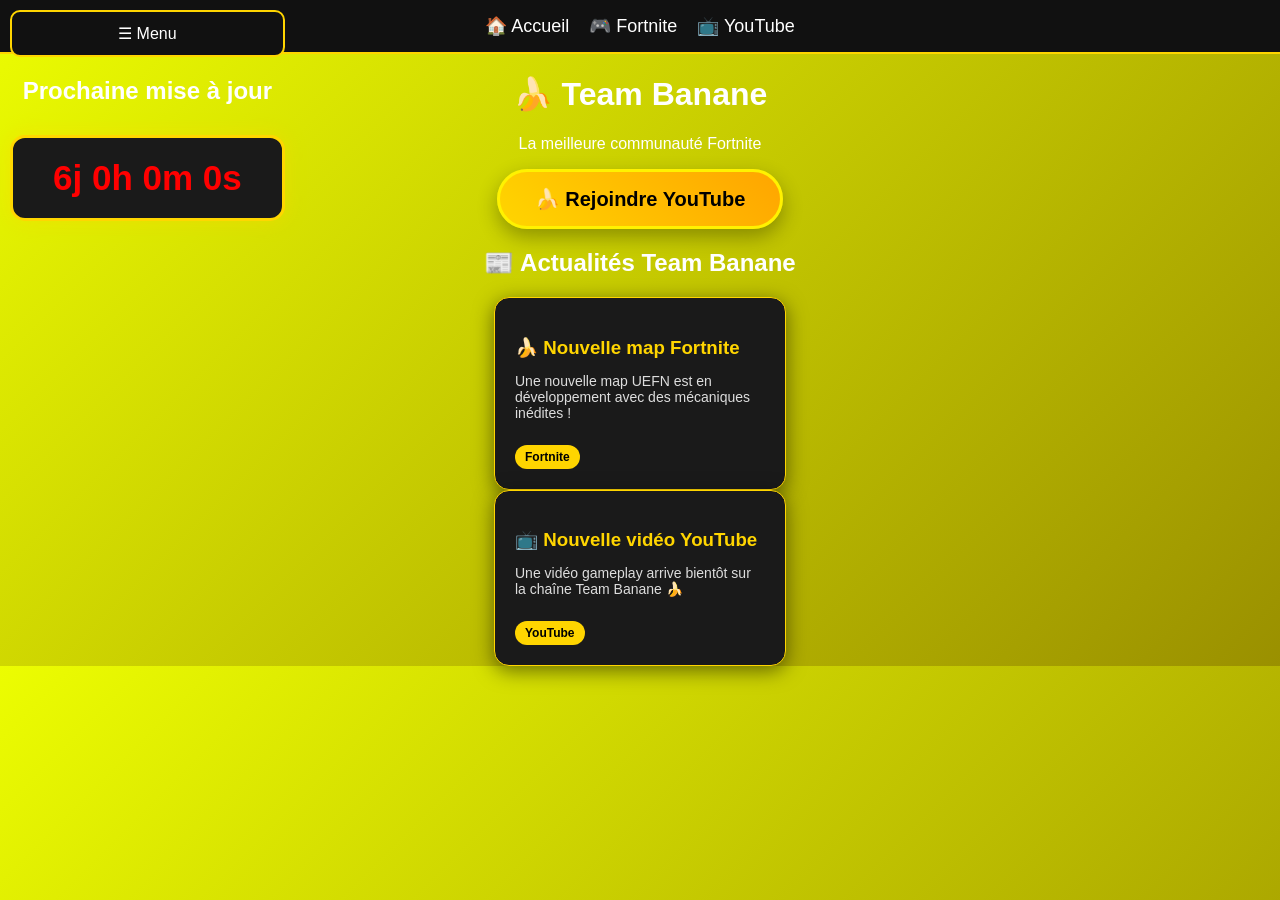
<file: index.html>
<!DOCTYPE html>
<html lang="fr">
<head>
    <meta charset="UTF-8">
    <meta name="viewport" content="width=device-width, initial-scale=1.0">
    <title>Team Banane</title>

    <link rel="stylesheet" href="style.css">
</head>

<body>

</body>
</html><link rel="preconnect" href="https://fonts.googleapis.com">
<link rel="preconnect" href="https://fonts.gstatic.com" crossorigin>
<link href="https://fonts.googleapis.com/css2?family=Poppins:wght@400;700&display=swap" rel="stylesheet">
</a><nav class="menu">
    <a href="index.html">🏠 Accueil</a>
    <a href="fortnite.html">🎮 Fortnite</a>
    <a href="https://www.youtube.com/" target="_blank">📺 YouTube</a>
</nav><h1>🍌 Team Banane</h1>
<p>La meilleure communauté Fortnite </p>



<a href="https://www.youtube.com/@Rapha%C3%ABl_Fornite62" target="_blank" class="btn-banana">
🍌 Rejoindre YouTube
<a>



<h2>📰 Actualités Team Banane</h2>

<div class="news-container">

    <div class="news">
        <h3>🍌 Nouvelle map Fortnite</h3>
        <p>Une nouvelle map UEFN est en développement avec des mécaniques inédites !</p>
        <span class="tag">Fortnite</span>
    </div>

   
    <div class="news">
        <h3>📺 Nouvelle vidéo YouTube</h3>
        <p>Une vidéo gameplay arrive bientôt sur la chaîne Team Banane 🍌</p>
        <span class="tag">YouTube</span>
    </div>


<div class="menu-container">

    <div class="menu-button">
        ☰ Menu
    </div>

    <div class="menu-dropdown">

        <a href="index.html">🏠 Accueil</a>
        <a href="news.html">📰 Actualités</a>
        <a href="youtube.html">📺 YouTube</a>
        <a href="roblox.html">🎮 Roblox</a>
        <a href="fortnite.html">🔥 Fortnite</a>
        <a href="admin.html">🔐 Admin Panel</a>

    </div>






<h2> Prochaine mise à jour</h2>

<div id="countdown" class="countdown">
    Chargement...
</div>

<script src="script.js"></script>
</file>
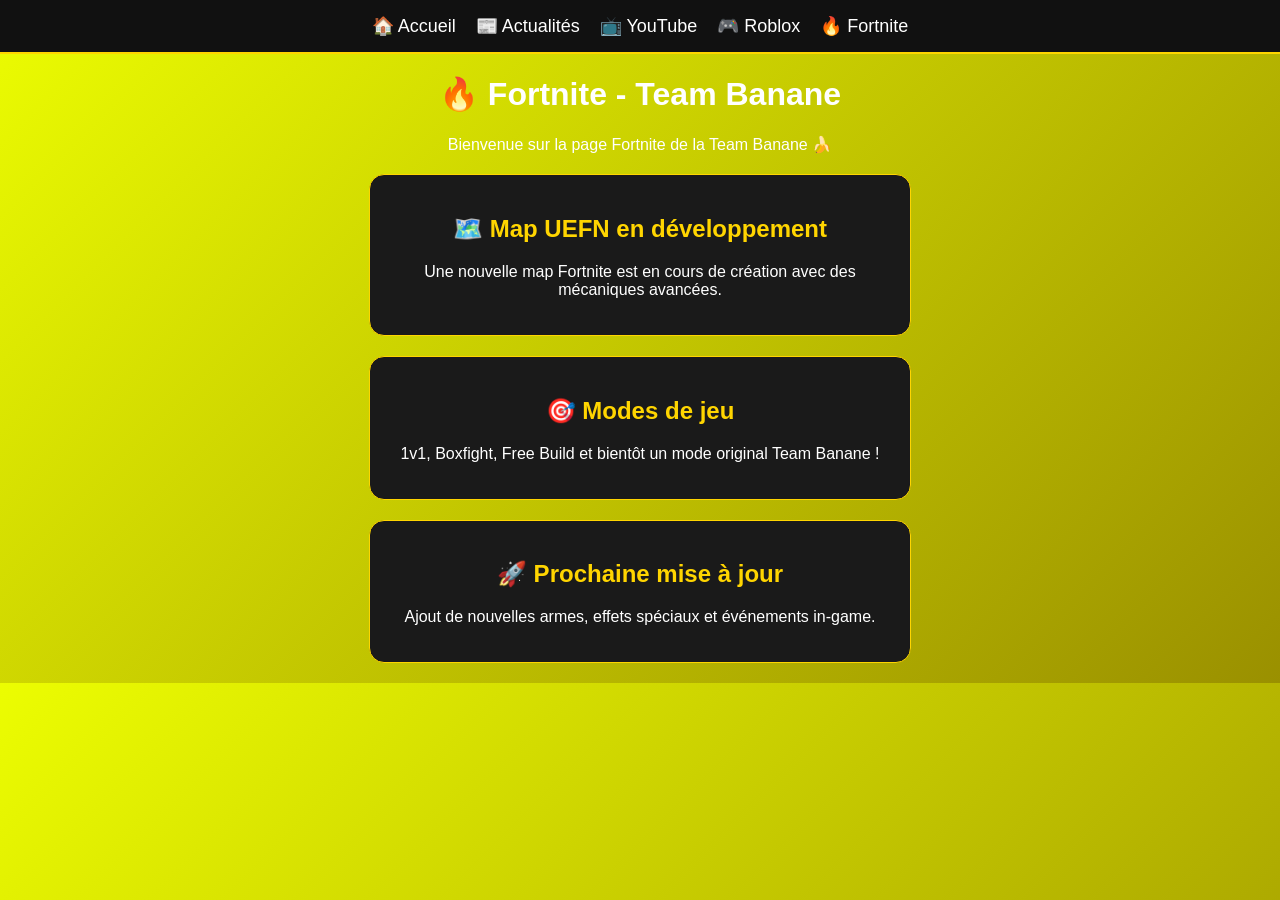
<file: fortnite.html>
<!DOCTYPE html>
<html lang="fr">
<head>
<meta charset="UTF-8">
<title>Fortnite</title>
<link rel="stylesheet" href="style.css">
</head>

<body>

<!-- MENU -->
<nav class="menu">
    <a href="index.html">🏠 Accueil</a>
    <a href="new.html">📰 Actualités</a>
    <a href="youtube.html">📺 YouTube</a>
    <a href="roblox.html">🎮 Roblox</a>
    <a href="fortnite.html">🔥 Fortnite</a>
</nav>

<h1>🔥 Fortnite - Team Banane</h1>

<p>Bienvenue sur la page Fortnite de la Team Banane 🍌</p>

<!-- SECTION FORTNITE -->
<div class="card">

    <h2>🗺️ Map UEFN en développement</h2>
    <p>Une nouvelle map Fortnite est en cours de création avec des mécaniques avancées.</p>

</div>

<div class="card">

    <h2>🎯 Modes de jeu</h2>
    <p>1v1, Boxfight, Free Build et bientôt un mode original Team Banane !</p>

</div>

<div class="card">

    <h2>🚀 Prochaine mise à jour</h2>
    <p>Ajout de nouvelles armes, effets spéciaux et événements in-game.</p>

</div>

</body>
</html>
</file>
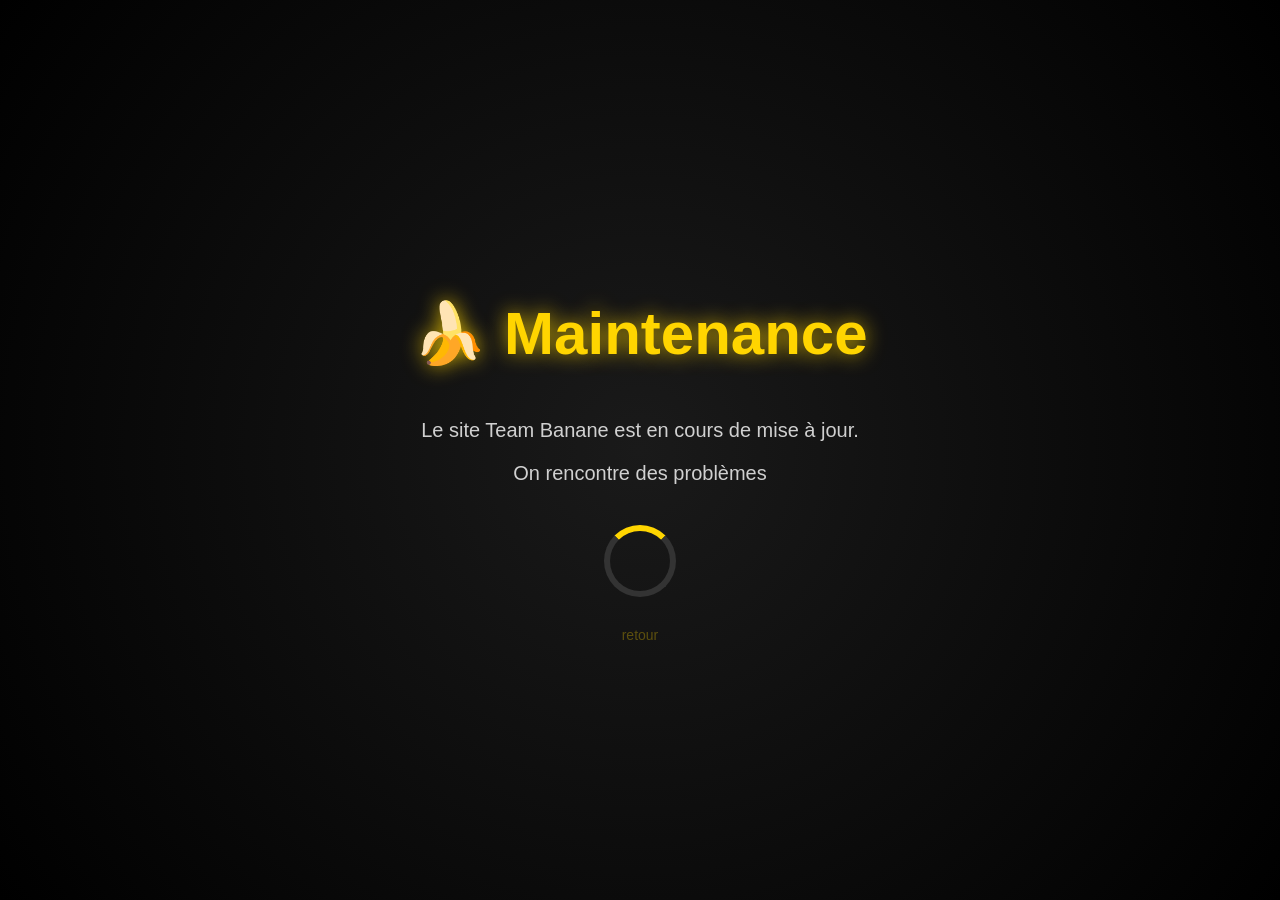
<file: maintenance.html>
<!DOCTYPE html>
<html lang="fr">
<head>
<meta charset="UTF-8">
<meta name="viewport" content="width=device-width, initial-scale=1.0">

<title>Maintenance - Team Banane</title>

<style>
body{
    margin:0;
    height:100vh;
    display:flex;
    justify-content:center;
    align-items:center;
    flex-direction:column;
    background: radial-gradient(circle, #1a1a1a, #000);
    color:white;
    font-family:Arial, sans-serif;
    text-align:center;
}

/* Titre */
h1{
    font-size:60px;
    color:#FFD500;
    text-shadow:0 0 20px rgba(255,213,0,0.8);
    animation: glow 2s infinite alternate;
}

/* Texte */
p{
    font-size:20px;
    opacity:0.8;
    margin:10px;
}

/* Animation */
@keyframes glow{
    from{
        text-shadow:0 0 10px #FFD500;
    }
    to{
        text-shadow:0 0 30px #FFA500;
    }
}

/* Loader banane */
.loader{
    margin-top:30px;
    width:60px;
    height:60px;
    border:6px solid #333;
    border-top:6px solid #FFD500;
    border-radius:50%;
    animation:spin 1s linear infinite;
}

@keyframes spin{
    to{transform:rotate(360deg);}
}

/* Bouton retour caché admin */
a{
    margin-top:30px;
    color:#FFD500;
    text-decoration:none;
    font-size:14px;
    opacity:0.3;
}
</style>

</head>

<body>

<h1>🍌 Maintenance</h1>

<p>Le site Team Banane est en cours de mise à jour.</p>
<p>On rencontre des problèmes </p>

<div class="loader"></div>

<!-- bouton admin discret -->
<a href="index.html">retour</a>

</body>
</html>
</file>
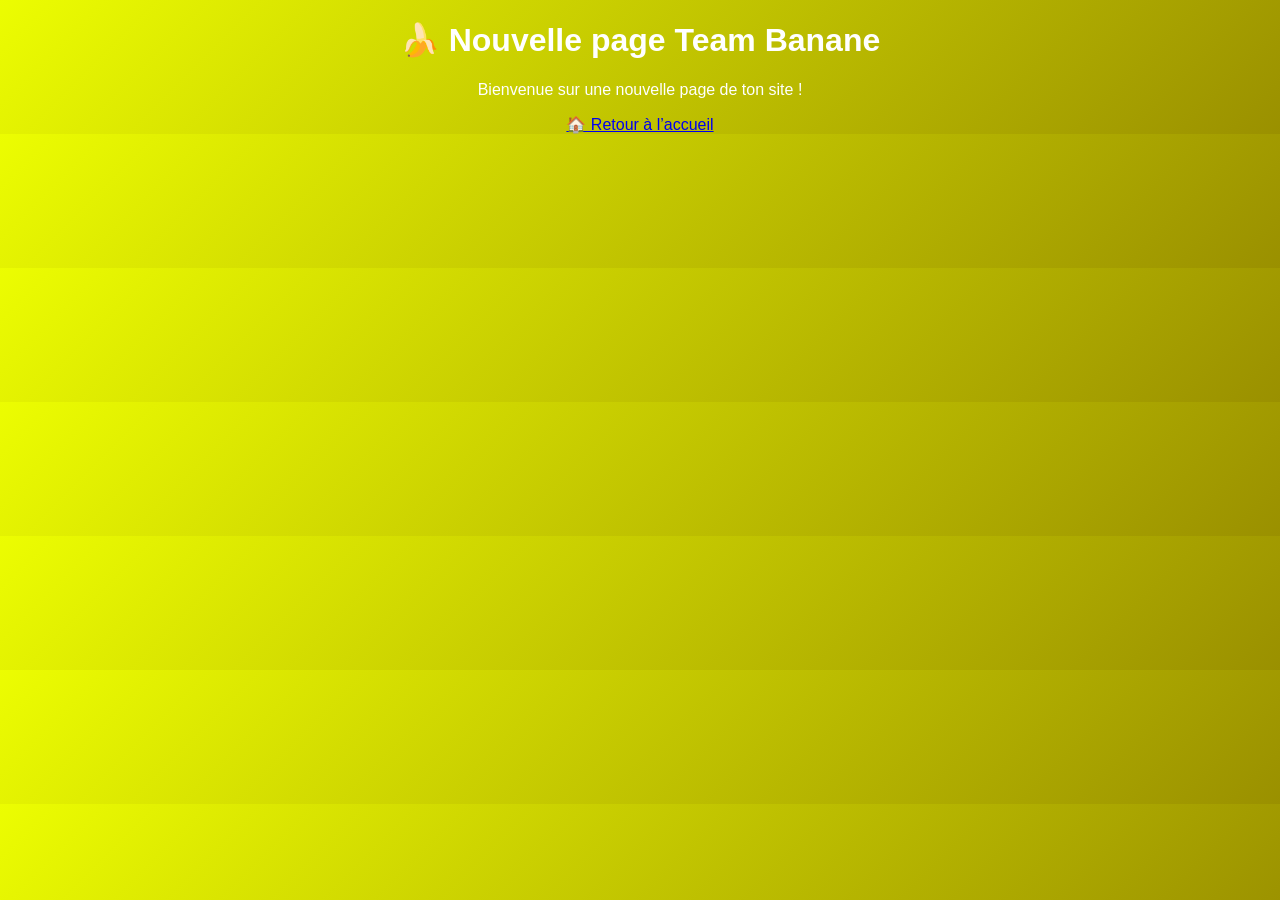
<file: nouvelle-page.html>
<!DOCTYPE html>
<html lang="fr">
<head>
<meta charset="UTF-8">
<title>Nouvelle page</title>
<link rel="stylesheet" href="style.css">
</head>

<body>

<h1>🍌 Nouvelle page Team Banane</h1>

<p>Bienvenue sur une nouvelle page de ton site !</p>

<a href="index.html">🏠 Retour à l’accueil</a>

</body>
</html>
</file>
<file: style.css>
body{
    background-color: rgb(208, 255, 1);
}body{
    font-family:'Poppins',sans-serif;
}button:hover{
    background:rgb(242, 255, 0);
}.btn-banana{
    display:inline-block;
    background: linear-gradient(45deg, #FFD500, #FFA500);
    color:black;
    padding:15px 35px;
    border-radius:50px;
    text-decoration:none;
    font-size:20px;
    font-weight:bold;
    font-family:Arial, sans-serif;
    box-shadow: 0 8px 20px rgba(0,0,0,0.3);
    transition: all 0.3s ease;
    border:3px solid #fff200;
}.btn-banana:hover{
    transform: scale(1.1) rotate(-2deg);
    box-shadow: 0 12px 25px rgba(0,0,0,0.5);
    background: linear-gradient(45deg, #fff200, #ff9900);
}body{
    margin:0;
    font-family: Arial, sans-serif;
    background: linear-gradient(135deg, #ecfd01, #9a9000);
    color:white;
    text-align:center;
}.menu{
    display:flex;
    justify-content:center;
    gap:30px;
    padding:20px;
    background:#111;
    border-bottom:2px solid #FFD500;
}

.menu a{
    color:white;
    text-decoration:none;
    font-size:18px;
    transition:0.3s;
}

.menu a:hover{
    color:#FFD500;
    transform:scale(1.1);
}.menu-container{
    position:relative;
    display:inline-block;
}

/* bouton menu */
.menu-button{
    background:#111;
    color:white;
    padding:12px 18px;
    cursor:pointer;
    border:2px solid #FFD500;
    border-radius:10px;
    user-select:none;
}

/* menu caché */
.menu-dropdown{
    display:none;
    position:absolute;
    top:50px;
    left:0;
    background:#1a1a1a;
    border:2px solid #FFD500;
    border-radius:10px;
    min-width:180px;
    z-index:1000;
}

/* liens */
.menu-dropdown a{
    display:block;
    padding:12px;
    color:white;
    text-decoration:none;
}

.menu-dropdown a:hover{
    background:#FFD500;
    color:black;
}

/* afficher menu au survol */
.menu-container:hover .menu-dropdown{
    display:block;
}.menu-container{
    position:fixed;
    top:10px;
    left:10px;
    z-index:9999;
}.news-container{
    display:flex;
    justify-content:center;
    gap:20px;
    flex-wrap:wrap;
    margin-top:20px;
}

.news{
    background: linear-gradient(145deg, #1a1a1a, #0f0f0f);
    border:1px solid #FFD500;
    padding:20px;
    width:280px;
    border-radius:15px;
    transition:0.3s;
    text-align:left;
    box-shadow:0 5px 20px rgba(0,0,0,0.5);
}

.news:hover{
    transform:translateY(-8px);
    box-shadow:0 10px 30px rgba(255,213,0,0.3);
}

.news h3{
    color:#FFD500;
    margin-bottom:10px;
}

.news p{
    color:#ddd;
    font-size:14px;
}

.tag{
    display:inline-block;
    margin-top:10px;
    padding:5px 10px;
    font-size:12px;
    background:#FFD500;
    color:black;
    border-radius:20px;
    font-weight:bold;
}

.menu{
    display:flex;
    justify-content:center;
    gap:20px;
    padding:15px;
    background:#111;
}

.menu a{
    color:white;
    text-decoration:none;
}

.menu a:hover{
    color:#FFD500;
}

.news-container{
    display:flex;
    justify-content:center;
    gap:20px;
    flex-wrap:wrap;
    margin-top:20px;
}

.news{
    background:#1a1a1a;
    border:1px solid #FFD500;
    padding:20px;
    width:250px;
    border-radius:15px;
    color:white;
}


.card{
    background:#1a1a1a;
    border:1px solid #FFD500;
    padding:20px;
    margin:20px auto;
    width:80%;
    max-width:500px;
    border-radius:15px;
    color:white;
    transition:0.3s;
}

.card:hover{
    transform:scale(1.03);
    box-shadow:0 0 20px rgba(255,213,0,0.3);
}

.card h2{
    color:#FFD500;
}

#countdown{
    width: fit-content;
    margin: 30px auto;
    padding: 20px 40px;
    font-size: 35px;
    font-weight: bold;
    color: #ff0000;
    background: #1a1a1a;
    border: 3px solid #FFD700;
    border-radius: 15px;
    box-shadow: 0 0 20px rgba(255,215,0,0.4);
    text-align: center;
}

.countdown{
    width:350px;
    margin:40px auto;
    padding:20px;
    background:#181818;
    border:3px solid #FFD700;
    border-radius:15px;
    color:#FFD700;
    font-size:32px;
    font-weight:bold;
    text-align:center;
    box-shadow:0 0 20px rgba(255,215,0,0.4);
}
</file>
